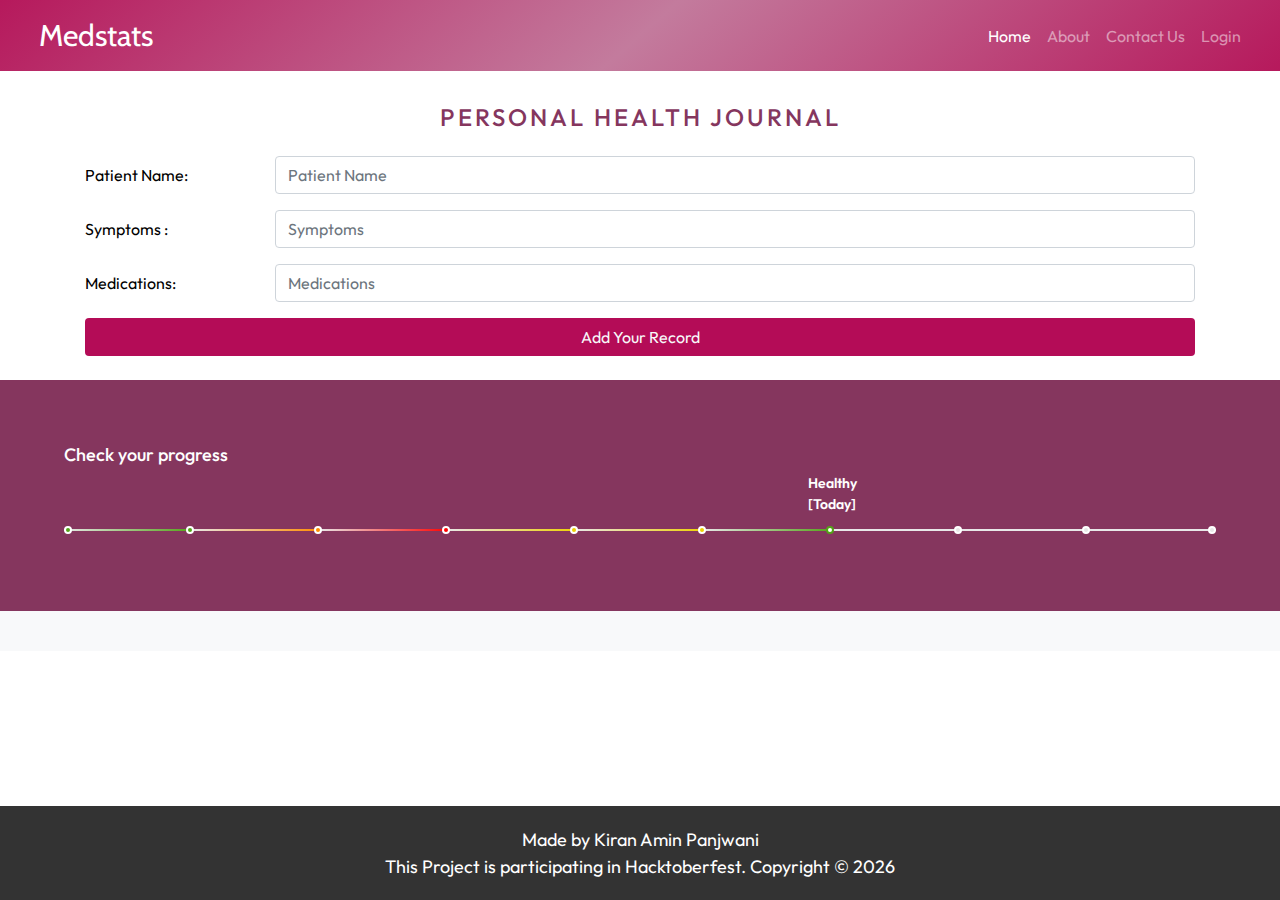
<file: index.html>
<!DOCTYPE html>
<html>
  <head>
    <meta charset="UTF-8" />
    <link rel="Shortcut Icon" type="image/ico" href="images/favicon.svg" />
    <meta http-equiv="X-UA-Compatible" content="IE=edge" />
    <meta name="viewport" content="width=device-width, initial-scale=1.0" />
    <title>MedStats</title>
    <link rel="stylesheet" href="https://stackpath.bootstrapcdn.com/bootstrap/4.3.1/css/bootstrap.min.css" integrity="sha384-ggOyR0iXCbMQv3Xipma34MD+dH/1fQ784/j6cY/iJTQUOhcWr7x9JvoRxT2MZw1T" crossorigin="anonymous" />
    <link rel="stylesheet" href="https://cdnjs.cloudflare.com/ajax/libs/font-awesome/6.4.2/css/all.min.css" integrity="sha512-z3gLpd7yknf1YoNbCzqRKc4qyor8gaKU1qmn+CShxbuBusANI9QpRohGBreCFkKxLhei6S9CQXFEbbKuqLg0DA==" crossorigin="anonymous" referrerpolicy="no-referrer" />
    <link rel="preconnect" href="https://fonts.googleapis.com" />
    <link rel="preconnect" href="https://fonts.gstatic.com" crossorigin />
    <link href="https://fonts.googleapis.com/css2?family=Outfit:wght@300;400;500;600;700&family=Poppins:wght@400;500;600;700&family=Cabin:wght@700&display=swap" rel="stylesheet" />
    <link rel="stylesheet" href="./css/common.css" />
    <link rel="stylesheet" href="./css/index.css" />
  </head>

  <body>
    <!-- NavBar -->
    <nav id="navbar" class="navbar navbar-dark navbar-expand-lg sticky-top">
      <div class="container-fluid">
        <a class="navbar-brand text-white" href="/" style="font-size: 30px">
          <i class="fa fa-stethoscope fs-4"></i>
          <span class="ml-2 fs-3">Medstats</span>
        </a>
        <button class="navbar-toggler" type="button" data-bs-toggle="collapse" data-bs-target="#navbarNav" aria-controls="navbarNav" aria-expanded="false" aria-label="Toggle navigation">
          <span class="navbar-toggler-icon"></span>
        </button>
        <div class="collapse navbar-collapse" id="navbarNav">
          <ul class="navbar-nav ml-auto">
            <li class="nav-item">
              <a class="nav-link active" aria-current="page" href="/">Home</a>
            </li>
            <li class="nav-item">
              <a class="nav-link" href="about-us.html">About</a>
            </li>
            <li class="nav-item">
              <a class="nav-link" href="contact-us.html">Contact Us</a>
            </li>
            <li class="nav-item">
              <a class="nav-link" href="login.html">Login</a>
            </li>
          </ul>
        </div>
      </div>
    </nav>

    <!-- Section for Adding Health Records -->
    <main class="main">
      <div class="container">
        <h2 class="pageTitle">Personal Health Journal</h2>
        <form id="MedicalForm" class="my-4">
          <div class="form-group row">
            <label for="PatientNameInput" class="col-sm-2 col-form-label">Patient Name:</label>
            <div class="col-sm-10 position-relative">
              <input type="text" class="form-control" id="PatientNameInput" placeholder="Patient Name" />
            </div>
          </div>
          <div class="form-group row">
            <label for="SymptomsInput" class="col-sm-2 col-form-label">Symptoms :</label>
            <div class="col-sm-10 position-relative">
              <input type="text" class="form-control" id="SymptomsInput" placeholder="Symptoms" />
            </div>
          </div>
          <div class="form-group row">
            <label for="MedicationsInput" class="col-sm-2 col-form-label">Medications:</label>
            <div class="col-sm-10">
              <input type="text" class="form-control" id="MedicationsInput" placeholder="Medications" />
            </div>
          </div>
          <button type="submit" class="btn text-light btn-large btn-block" style="background-color: #b40c57" id="add-record-btn">Add Your Record</button>
        </form>
      </div>
      <!-- Section for Progress Bar -->

      <section style="background-color: #85365e; padding: 5%; margin-bottom: 0">
        <h2 style="color: white; font-size: large">Check your progress</h2>

        <ol class="progress-bar">
          <li class="is-good" onclick="progressbarPopup(7)">
            <div class="popup">
              <span
                >Excellent<br /><span>July/9/2023</span>
                <span class="popuptext" id="Popup7" style="left: -50%">
                  <div class="navProgressbar">
                    <div class="dateBox">July/9/2023</div>
                    <div class="HealthTag" style="background-color: #b1eb9d">Excellent</div>
                  </div>
                  <hr class="hrPopup" />
                  <p class="pPopup">
                    😷 Symptoms : Notting <br />
                    💊 Medications : Notting
                  </p>
                </span>
              </span>
            </div>
          </li>
          <li class="is-good" onclick="progressbarPopup(6)">
            <div class="popup">
              <span
                >Healthy<br /><span>August/12/2023</span>
                <span class="popuptext" id="Popup6" style="left: -50%">
                  <div class="navProgressbar">
                    <div class="dateBox">August/12/2023</div>
                    <div class="HealthTag" style="background-color: #b1eb9d">Healthy</div>
                  </div>
                  <hr class="hrPopup" />
                  <p class="pPopup">
                    😷 Symptoms : Notting <br />
                    💊 Medications : Notting
                  </p>
                </span>
              </span>
            </div>
          </li>
          <li class="is-fair" onclick="progressbarPopup(5)">
            <div class="popup">
              <span
                >Fair<br /><span>Sep/8/2023</span>
                <span class="popuptext" id="Popup5" style="left: -50%">
                  <div class="navProgressbar">
                    <div class="dateBox">Sep/8/2023</div>
                    <div class="HealthTag" style="background-color: #f7e694">Fair</div>
                  </div>
                  <hr class="hrPopup" />
                  <p class="pPopup">
                    😷 Symptoms : Fever, High blood pressure<br />
                    💊 Medications : Acetaminophen (Tylenol), Lisinopril
                  </p>
                </span>
              </span>
            </div>
          </li>
          <li class="is-poor" onclick="progressbarPopup(4)">
            <div class="popup">
              <span
                >Poor<br /><span>Sep/15/2023</span>
                <span class="popuptext" id="Popup4">
                  <div class="navProgressbar">
                    <div class="dateBox">Sep/15/2023</div>
                    <div class="HealthTag" style="background-color: rgb(249, 49, 89); color: white">Poor</div>
                  </div>
                  <hr class="hrPopup" />
                  <p class="pPopup">
                    😷 Symptoms : Fever Joint, muscle pain<br />
                    💊 Medications : Acetaminophen (Tylenol), <br />Ibuprofen (Advil, Motrin)
                  </p>
                </span>
              </span>
            </div>
          </li>
          <li class="is-improving" onclick="progressbarPopup(3)">
            <div class="popup">
              <span
                >Improving<br /><span>Sep/30/2023</span>
                <span class="popuptext" id="Popup3">
                  <div class="navProgressbar">
                    <div class="dateBox">Sep/30/2023</div>
                    <div class="HealthTag" style="background-color: #fceeaa">Improving</div>
                  </div>
                  <hr class="hrPopup" />
                  <p class="pPopup">
                    😷 Symptoms : Fever <br />
                    💊 Medications : Acetaminophen (Tylenol)
                  </p>
                </span>
              </span>
            </div>
          </li>
          <li class="is-stable" onclick="progressbarPopup(2)">
            <div class="popup">
              <span
                >Stable<br /><span>Oct/3/2023</span>
                <span class="popuptext" id="Popup2">
                  <div class="navProgressbar">
                    <div class="dateBox">Oct/3/2023</div>
                    <div class="HealthTag" style="background-color: #fceeaa">Stable</div>
                  </div>
                  <hr class="hrPopup" />
                  <p class="pPopup">
                    😷 Symptoms : Fever<br />
                    💊 Medications : Acetaminophen (Tylenol)
                  </p>
                </span>
              </span>
            </div>
          </li>

          <li class="is-active" onclick="progressbarPopup(1)">
            <div class="popup">
              <span>Healthy <br /><span>[Today]</span></span
              ><span class="popuptext" id="Popup1">
                <div class="navProgressbar">
                  <div class="dateBox">Today</div>
                  <div class="HealthTag" style="background-color: #b1eb9d">Healthy</div>
                </div>
                <hr class="hrPopup" />
                <p class="pPopup">
                  😷 Symptoms : Notting<br />
                  💊 Medications : Notting
                </p>
              </span>
            </div>
          </li>
          <li><span></span></li>
          <li><span></span></li>
          <li><span></span></li>
        </ol>
      </section>
      <div class="record-container">
        <!-- dont remove this div -->
        <!-- Repeat the above code for each recorded note -->
      </div>
    </main>

    <!-- Confirmation Modal -->

    <div id="confirmationModal" class="modal">
      <div class="modal-content">
        <p>Are you sure you want to delete this record?</p>
        <div class="modalButtons">
          <button id="confirmDelete">Delete</button>
          <button id="cancelDelete">Cancel</button>
        </div>
      </div>
    </div>

    <!-- Message Modal -->
    <div id="messageModal" class="messageModal modal">
      <div class="modal-content">
        <p class="message" id="messageModalText"></p>
        <div class="modalButtons">
          <button id="acknowledgmentBtn">Ok</button>
        </div>
      </div>
    </div>

    <footer>
      <p class="text-center1">
        Made by Kiran Amin Panjwani <br />
        This Project is participating in Hacktoberfest. Copyright ©
        <span id="current-year"></span>
      </p>
    </footer>

    <!-- Scroll to top button start -->
    <button onclick="scrollToTop()" id="backToTopBtn" title="Go to top">
      <i class="fa-solid fa-chevron-up"></i>
    </button>

    <script src="https://cdn.jsdelivr.net/npm/bootstrap@5.3.2/dist/js/bootstrap.bundle.min.js" integrity="sha384-C6RzsynM9kWDrMNeT87bh95OGNyZPhcTNXj1NW7RuBCsyN/o0jlpcV8Qyq46cDfL" crossorigin="anonymous"></script>
    <script src="js/common.js"></script>
    <script src="./js/script.js"></script>
    <script src="./js/progressBar.js"></script>
  </body>
</html>
</file>
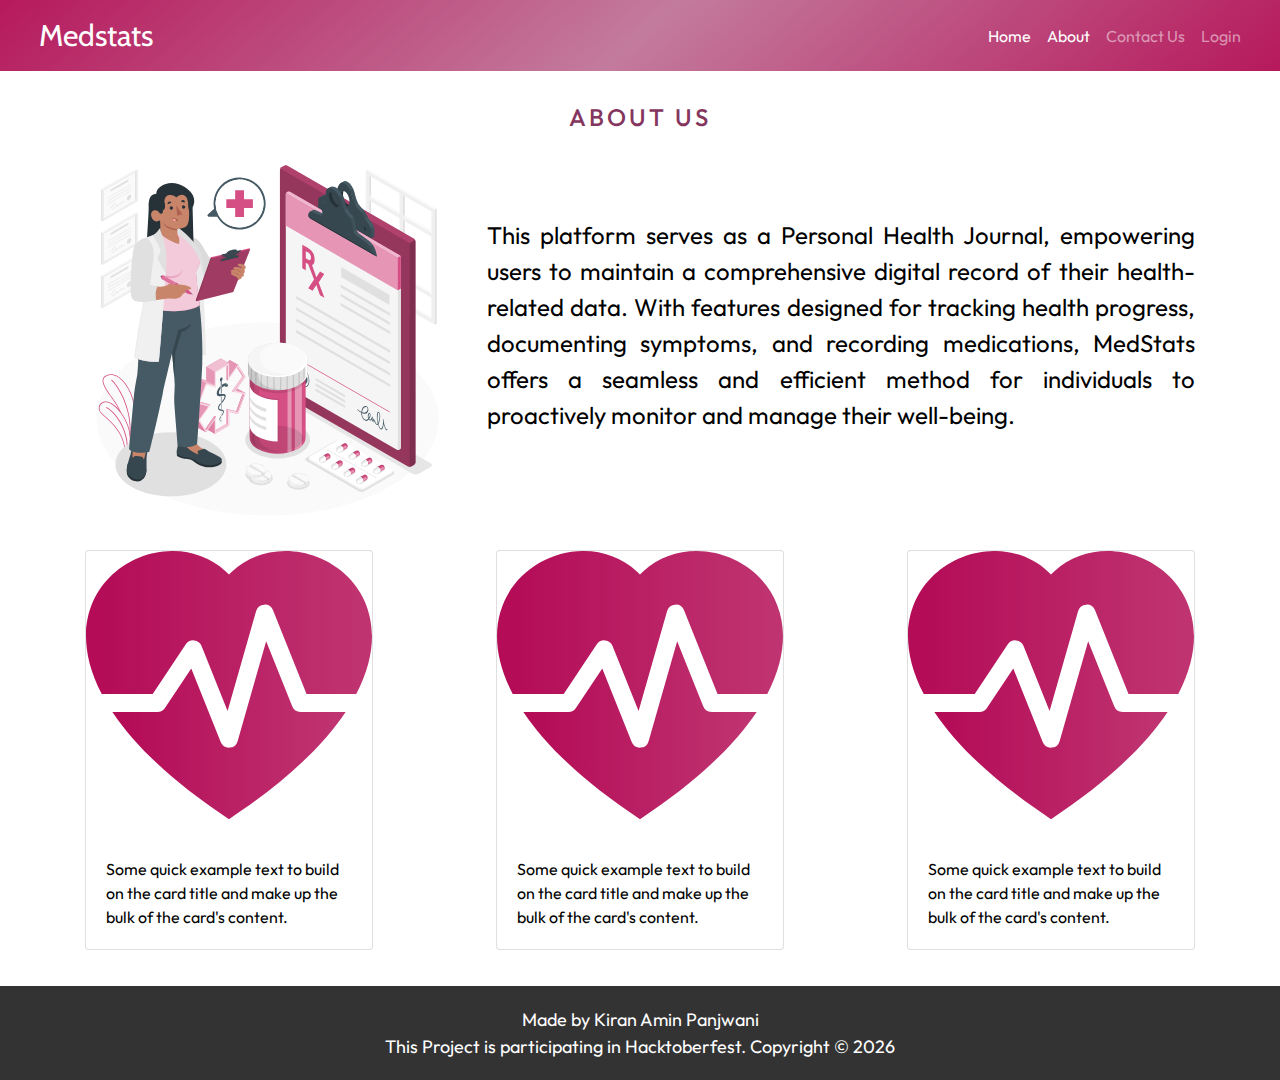
<file: about-us.html>
<!DOCTYPE html>
<html>
  <head>
    <meta charset="UTF-8" />
    <link rel="Shortcut Icon" type="image/ico" href="images/favicon.svg" />
    <meta http-equiv="X-UA-Compatible" content="IE=edge" />
    <meta name="viewport" content="width=device-width, initial-scale=1.0" />
    <title>MedStats</title>
    <link rel="stylesheet" href="https://stackpath.bootstrapcdn.com/bootstrap/4.3.1/css/bootstrap.min.css" integrity="sha384-ggOyR0iXCbMQv3Xipma34MD+dH/1fQ784/j6cY/iJTQUOhcWr7x9JvoRxT2MZw1T" crossorigin="anonymous" />
    <link rel="stylesheet" href="https://cdnjs.cloudflare.com/ajax/libs/font-awesome/6.4.2/css/all.min.css" integrity="sha512-z3gLpd7yknf1YoNbCzqRKc4qyor8gaKU1qmn+CShxbuBusANI9QpRohGBreCFkKxLhei6S9CQXFEbbKuqLg0DA==" crossorigin="anonymous" referrerpolicy="no-referrer" />
    <link rel="preconnect" href="https://fonts.googleapis.com" />
    <link rel="preconnect" href="https://fonts.gstatic.com" crossorigin />
    <link href="https://fonts.googleapis.com/css2?family=Outfit:wght@300;400;500;600;700&family=Poppins:wght@400;500;600;700&family=Cabin:wght@700&display=swap" rel="stylesheet" />
    <link rel="stylesheet" href="./css/common.css" />
    <link rel="stylesheet" href="./css/about-us.css" />
  </head>

  <body>
    <!-- NavBar -->
    <nav id="navbar" class="navbar navbar-dark navbar-expand-lg bg-primary sticky-top">
      <div class="container-fluid">
        <a class="navbar-brand text-white" href="/" style="font-size: 30px">
          <i class="fa fa-stethoscope fs-4"></i>
          <span class="ml-2 fs-3">Medstats</span>
        </a>
        <button class="navbar-toggler" type="button" data-bs-toggle="collapse" data-bs-target="#navbarNav" aria-controls="navbarNav" aria-expanded="false" aria-label="Toggle navigation">
          <span class="navbar-toggler-icon"></span>
        </button>
        <div class="collapse navbar-collapse" id="navbarNav">
          <ul class="navbar-nav ml-auto">
            <li class="nav-item">
              <a class="nav-link active" href="/">Home</a>
            </li>
            <li class="nav-item">
              <a class="nav-link active" aria-current="page" href="about-us.html">About</a>
            </li>
            <li class="nav-item">
              <a class="nav-link" href="contact-us.html">Contact Us</a>
            </li>
            <li class="nav-item">
              <a class="nav-link" href="login.html">Login</a>
            </li>
          </ul>
        </div>
      </div>
    </nav>

    <main class="main">
      <div class="container">
        <h2 class="pageTitle">About Us</h2>
        <div class="about">
          <div class="main-image">
            <img src="./images/Medical prescription-amico.svg" alt="" />
          </div>
          <div class="main-text">
            <p>This platform serves as a Personal Health Journal, empowering users to maintain a comprehensive digital record of their health-related data. With features designed for tracking health progress, documenting symptoms, and recording medications, MedStats offers a seamless and efficient method for individuals to proactively monitor and manage their well-being.</p>
          </div>
        </div>
        <div class="feature">
          <div class="card" style="width: 18rem;">
            <img src="./images/favicon.svg" class="card-img-top" alt="...">
            <div class="card-body">
              <p class="card-text">Some quick example text to build on the card title and make up the bulk of the card's
                content.</p>
            </div>
          </div>
          <div class="card" style="width: 18rem;">
            <img src="./images/favicon.svg" class="card-img-top" alt="...">
            <div class="card-body">
              <p class="card-text">Some quick example text to build on the card title and make up the bulk of the card's
                content.</p>
            </div>
          </div>
          <div class="card" style="width: 18rem;">
            <img src="./images/favicon.svg" class="card-img-top" alt="...">
            <div class="card-body">
              <p class="card-text">Some quick example text to build on the card title and make up the bulk of the card's
                content.</p>
            </div>
          </div>
        </div>
      </div>
    </main>

    <footer>
      <p class="text-center1">
        Made by Kiran Amin Panjwani <br />
        This Project is participating in Hacktoberfest. Copyright ©
        <span id="current-year"></span>
      </p>
    </footer>

    <!-- Scroll to top button start -->
    <button onclick="scrollToTop()" id="backToTopBtn" title="Go to top">
      <i class="fa-solid fa-chevron-up"></i>
    </button>

    <script src="https://cdn.jsdelivr.net/npm/bootstrap@5.3.2/dist/js/bootstrap.bundle.min.js" integrity="sha384-C6RzsynM9kWDrMNeT87bh95OGNyZPhcTNXj1NW7RuBCsyN/o0jlpcV8Qyq46cDfL" crossorigin="anonymous"></script>
    <script src="js/common.js"></script>
  </body>
</html>
</file>
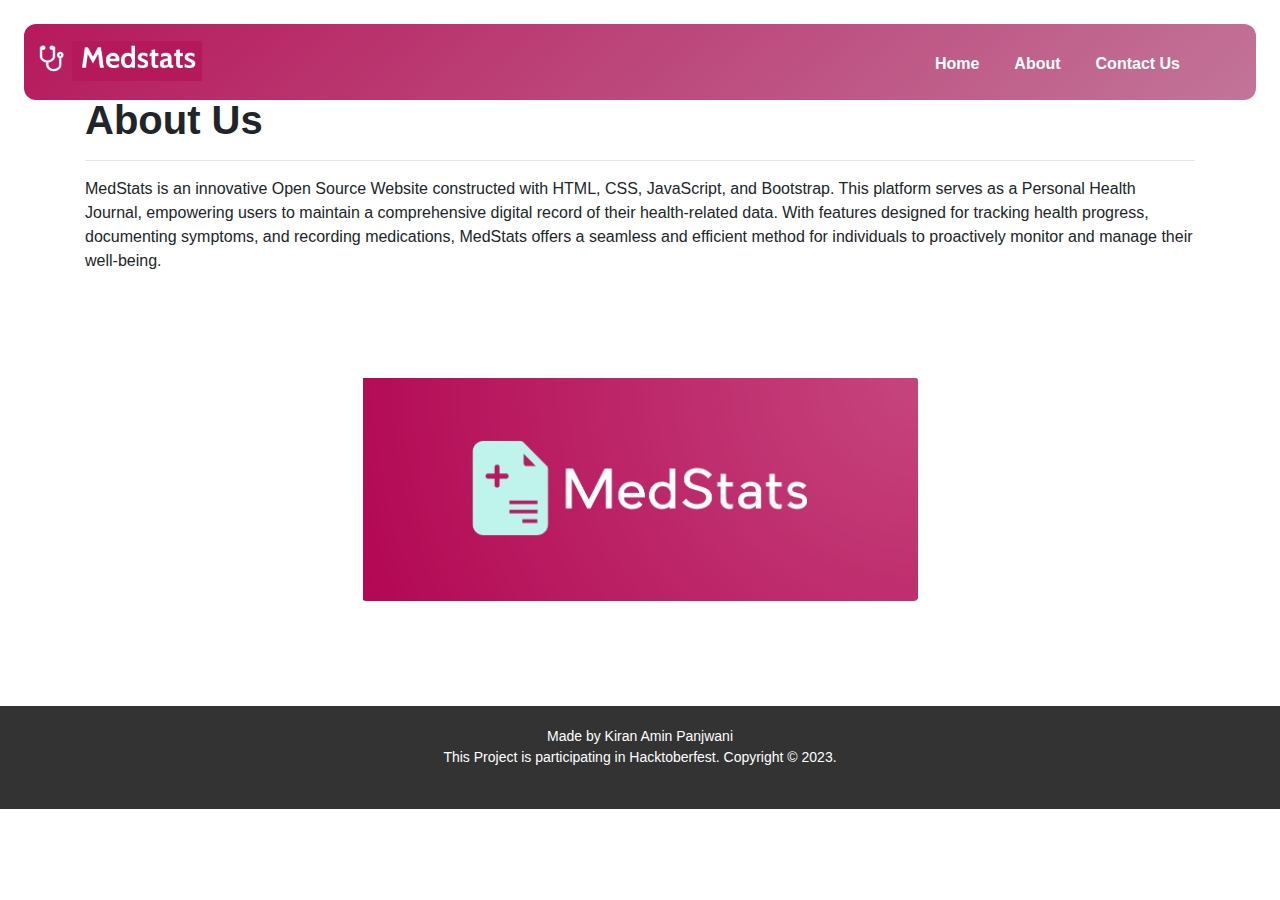
<file: about.html>
<!DOCTYPE html>
<html>


<head>
    <meta charset="UTF-8">
    <link rel="Shortcut Icon" type="image/ico" href="images/favicon.svg">
    <meta http-equiv="X-UA-Compatible" content="IE=edge">
    <meta name="viewport" content="width=device-width, initial-scale=1.0">


    <title>MedStats</title>

    <link rel="stylesheet" href="https://stackpath.bootstrapcdn.com/bootstrap/4.3.1/css/bootstrap.min.css"
        integrity="sha384-ggOyR0iXCbMQv3Xipma34MD+dH/1fQ784/j6cY/iJTQUOhcWr7x9JvoRxT2MZw1T" crossorigin="anonymous">
    <link rel="stylesheet" href="https://cdnjs.cloudflare.com/ajax/libs/font-awesome/4.7.0/css/font-awesome.min.css">

    <link rel="stylesheet" href="./css/style.css"> <!-- Your custom CSS file -->

</head>

<body>

    <!-- NavBar -->
    <nav id="navbar" class="navbar navbar-expand-lg navbar-dark fixed-top">
        <a class="navbar-brand mb-1 nav-heading" href="/index.html" style="font-size: 28px;">
            <i class="fa fa-stethoscope" style="font-size:30px;color:white"></i>
            <img src="./images/logo-color.jpeg" alt="" width="130px">
        </a>
        <ul>
            <li><a style="color: white; cursor: pointer;" href="index.html">Home</a></li>
            <li>About</li>
            <li>Contact Us</li>
        </ul>
    </nav>

    <!-- About us section -->
    <div class="container pt-4 mt-5 my-3">
        <br>
        <h1><b>About Us</b></h1>
        <hr>
        <p>
            MedStats is an innovative Open Source Website constructed with HTML, CSS, JavaScript, and Bootstrap.
            This platform serves as a Personal Health Journal, empowering users to maintain a comprehensive digital
            record of their health-related data. With features designed for tracking health progress, documenting
            symptoms, and recording medications, MedStats offers a seamless and efficient method for individuals to
            proactively monitor and manage their well-being.
        </p>
        <img style="padding: 8% 0 8% 0; display: block;  margin-left: auto;  margin-right: auto; width: 50%;" src="./images/logo.jpg" alt="patient">
    </div>

    
    <footer>
        <p class="text-center">
            Made by Kiran Amin Panjwani <br>
            This Project is participating in Hacktoberfest. Copyright © 2023.</br></br>
        </p>
    </footer>

</body>

</html>
</file>
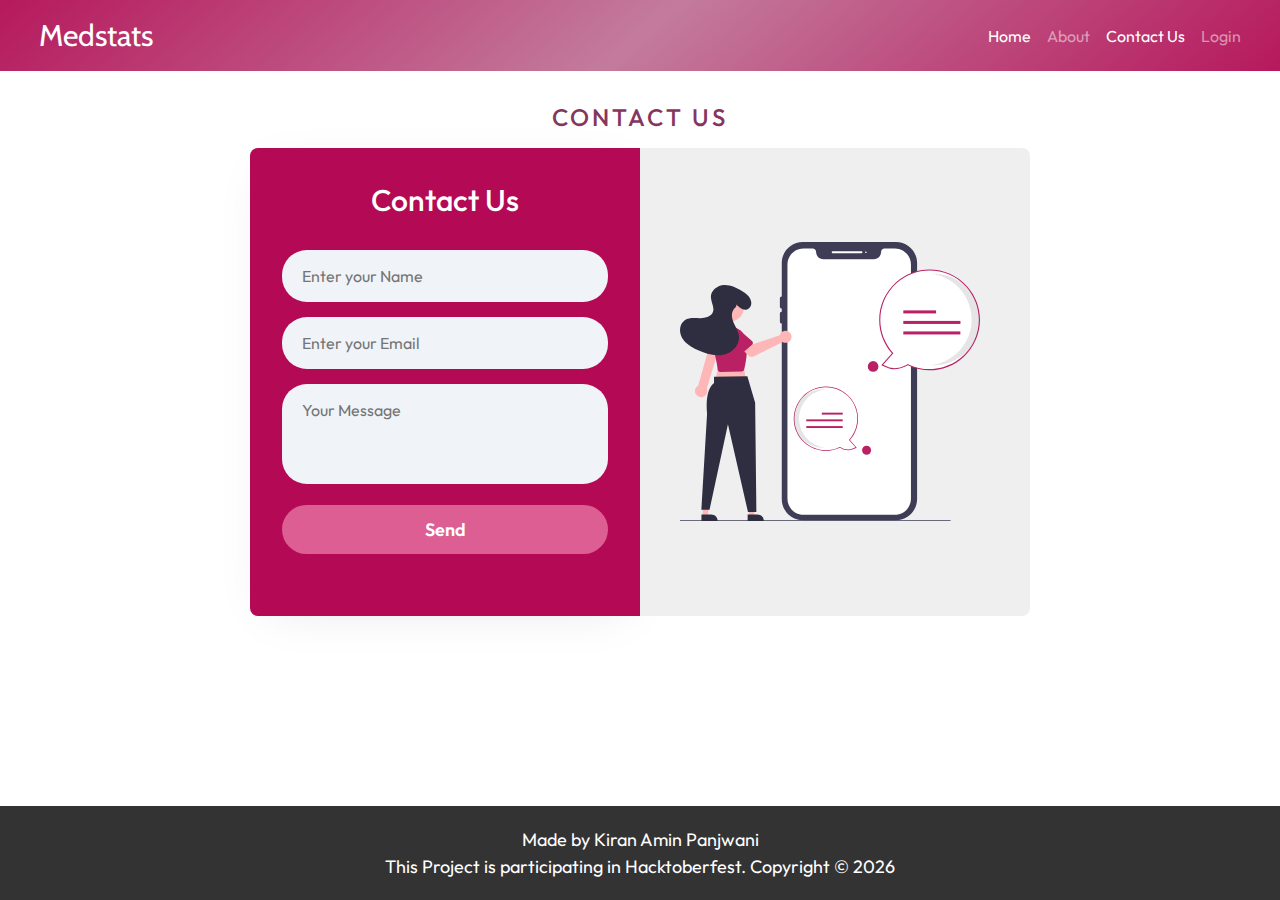
<file: contact-us.html>
<!DOCTYPE html>
<html>
  <head>
    <meta charset="UTF-8" />
    <link rel="Shortcut Icon" type="image/ico" href="images/favicon.svg" />
    <meta http-equiv="X-UA-Compatible" content="IE=edge" />
    <meta name="viewport" content="width=device-width, initial-scale=1.0" />
    <title>MedStats</title>
    <link rel="stylesheet" href="https://stackpath.bootstrapcdn.com/bootstrap/4.3.1/css/bootstrap.min.css" integrity="sha384-ggOyR0iXCbMQv3Xipma34MD+dH/1fQ784/j6cY/iJTQUOhcWr7x9JvoRxT2MZw1T" crossorigin="anonymous" />
    <link rel="stylesheet" href="https://cdnjs.cloudflare.com/ajax/libs/font-awesome/6.4.2/css/all.min.css" integrity="sha512-z3gLpd7yknf1YoNbCzqRKc4qyor8gaKU1qmn+CShxbuBusANI9QpRohGBreCFkKxLhei6S9CQXFEbbKuqLg0DA==" crossorigin="anonymous" referrerpolicy="no-referrer" />
    <link rel="preconnect" href="https://fonts.googleapis.com" />
    <link rel="preconnect" href="https://fonts.gstatic.com" crossorigin />
    <link href="https://fonts.googleapis.com/css2?family=Outfit:wght@300;400;500;600;700&family=Poppins:wght@400;500;600;700&family=Cabin:wght@700&display=swap" rel="stylesheet" />
    <link rel="stylesheet" href="./css/common.css" />
    <link rel="stylesheet" href="./css/contact-us.css" />
  </head>

  <body>
    <!-- NavBar -->
    <nav id="navbar" class="navbar navbar-dark navbar-expand-lg bg-primary sticky-top">
      <div class="container-fluid">
        <a class="navbar-brand text-white" href="/" style="font-size: 30px">
          <i class="fa fa-stethoscope fs-4"></i>
          <span class="ml-2 fs-3">Medstats</span>
        </a>
        <button class="navbar-toggler" type="button" data-bs-toggle="collapse" data-bs-target="#navbarNav" aria-controls="navbarNav" aria-expanded="false" aria-label="Toggle navigation">
          <span class="navbar-toggler-icon"></span>
        </button>
        <div class="collapse navbar-collapse" id="navbarNav">
          <ul class="navbar-nav ml-auto">
            <li class="nav-item">
              <a class="nav-link active" href="/">Home</a>
            </li>
            <li class="nav-item">
              <a class="nav-link" href="about-us.html">About</a>
            </li>
            <li class="nav-item">
              <a class="nav-link active" aria-current="page" href="contact-us.html">Contact Us</a>
            </li>
            <li class="nav-item">
              <a class="nav-link" href="login.html">Login</a>
            </li>
          </ul>
        </div>
      </div>
    </nav>
    <main class="main">
      <div class="container">
        <h2 class="pageTitle">Contact Us</h2>
        <div class="contact-form">
          <div class="content">
            <h2>Contact Us</h2>
            <form action="#" method="post">
              <input type="text" name="name" placeholder="Enter your Name" />
              <input type="email" name="name" placeholder="Enter your Email" />
              <textarea name="message" placeholder="Your Message"></textarea>
              <button type="submit" class="btn">Send<i class="butn"></i></button>
            </form>
          </div>
          <div class="form-img">
            <img src="./images/contactus.svg" alt="contactus" />
          </div>
        </div>
      </div>
    </main>

    <footer>
      <p class="text-center1">
        Made by Kiran Amin Panjwani <br />
        This Project is participating in Hacktoberfest. Copyright ©
        <span id="current-year"></span>
      </p>
    </footer>

    <!-- Scroll to top button start -->
    <button onclick="scrollToTop()" id="backToTopBtn" title="Go to top">
      <i class="fa-solid fa-chevron-up"></i>
    </button>

    <script src="https://cdn.jsdelivr.net/npm/bootstrap@5.3.2/dist/js/bootstrap.bundle.min.js" integrity="sha384-C6RzsynM9kWDrMNeT87bh95OGNyZPhcTNXj1NW7RuBCsyN/o0jlpcV8Qyq46cDfL" crossorigin="anonymous"></script>
    <script src="js/common.js"></script>
  </body>
</html>
</file>
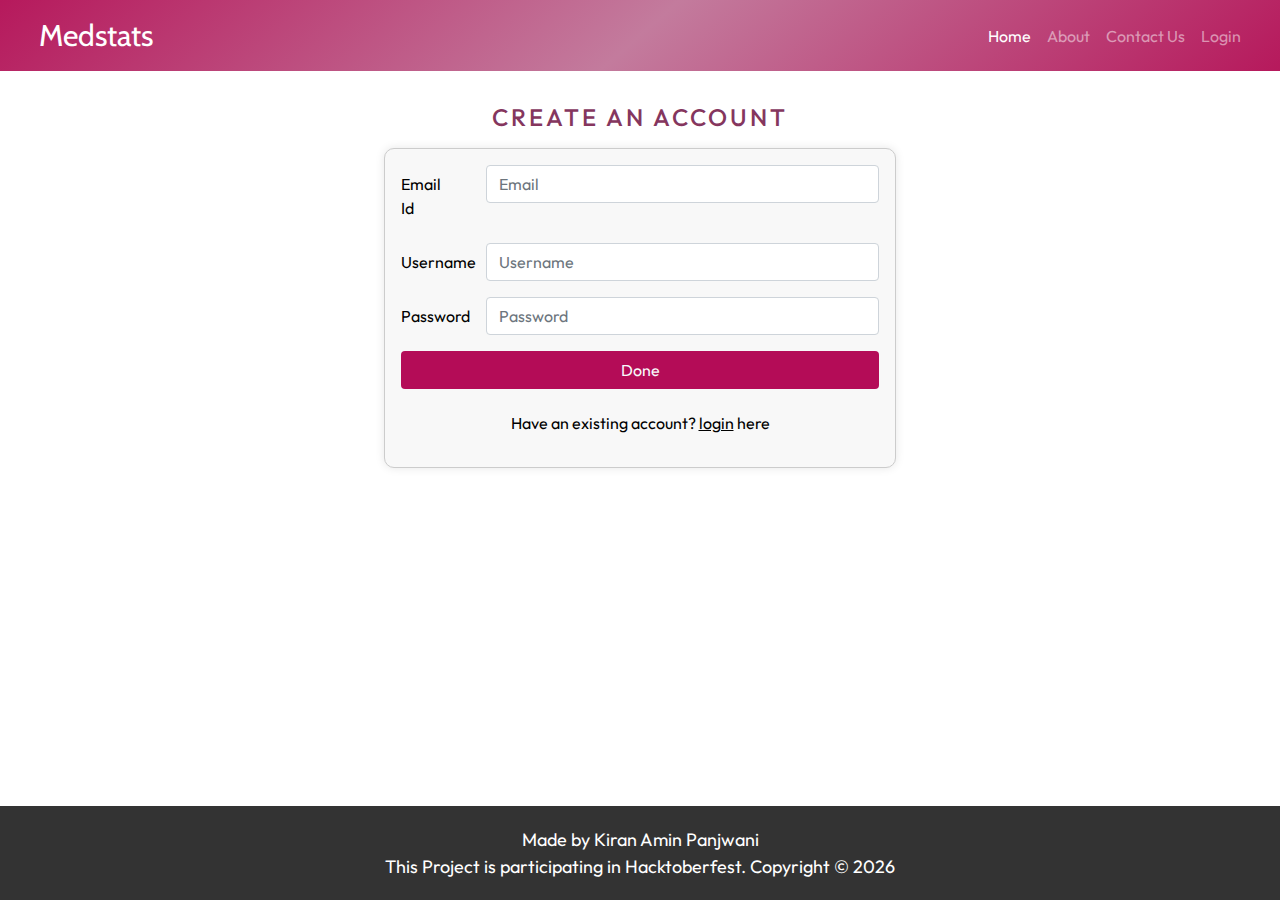
<file: sign-up.html>
<!DOCTYPE html>
<html>
  <head>
    <meta charset="UTF-8" />
    <link rel="Shortcut Icon" type="image/ico" href="images/favicon.svg" />
    <meta http-equiv="X-UA-Compatible" content="IE=edge" />
    <meta name="viewport" content="width=device-width, initial-scale=1.0" />
    <title>MedStats</title>
    <link rel="stylesheet" href="https://stackpath.bootstrapcdn.com/bootstrap/4.3.1/css/bootstrap.min.css" integrity="sha384-ggOyR0iXCbMQv3Xipma34MD+dH/1fQ784/j6cY/iJTQUOhcWr7x9JvoRxT2MZw1T" crossorigin="anonymous" />
    <link rel="stylesheet" href="https://cdnjs.cloudflare.com/ajax/libs/font-awesome/6.4.2/css/all.min.css" integrity="sha512-z3gLpd7yknf1YoNbCzqRKc4qyor8gaKU1qmn+CShxbuBusANI9QpRohGBreCFkKxLhei6S9CQXFEbbKuqLg0DA==" crossorigin="anonymous" referrerpolicy="no-referrer" />
    <link rel="preconnect" href="https://fonts.googleapis.com" />
    <link rel="preconnect" href="https://fonts.gstatic.com" crossorigin />
    <link href="https://fonts.googleapis.com/css2?family=Outfit:wght@300;400;500;600;700&family=Poppins:wght@400;500;600;700&family=Cabin:wght@700&display=swap" rel="stylesheet" />
    <link rel="stylesheet" href="./css/common.css" />
    <link rel="stylesheet" href="./css/authentication.css" />
  </head>

  <body>
    <!-- NavBar -->
    <nav id="navbar" class="navbar navbar-dark navbar-expand-lg bg-primary sticky-top">
      <div class="container-fluid">
        <a class="navbar-brand text-white" href="/" style="font-size: 30px">
          <i class="fa fa-stethoscope fs-4"></i>
          <span class="ml-2 fs-3">Medstats</span>
        </a>
        <button class="navbar-toggler" type="button" data-bs-toggle="collapse" data-bs-target="#navbarNav" aria-controls="navbarNav" aria-expanded="false" aria-label="Toggle navigation">
          <span class="navbar-toggler-icon"></span>
        </button>
        <div class="collapse navbar-collapse" id="navbarNav">
          <ul class="navbar-nav ml-auto">
            <li class="nav-item">
              <a class="nav-link active" href="/">Home</a>
            </li>
            <li class="nav-item">
              <a class="nav-link" href="about-us.html">About</a>
            </li>
            <li class="nav-item">
              <a class="nav-link" href="contact-us.html">Contact Us</a>
            </li>
            <li class="nav-item">
              <a class="nav-link" href="login.html">Login</a>
            </li>
          </ul>
        </div>
      </div>
    </nav>
    <main class="main">
      <div class="container">
        <h2 class="pageTitle">Create an account</h2>
        <div class="form-container">
          <form id="MedicalForm">
            <div class="form-group row">
              <label for="email" class="col-sm-2 col-form-label">Email Id</label>
              <div class="col-sm-10 position-relative">
                <input type="email" class="form-control" id="email" placeholder="Email" />
              </div>
            </div>
            <div class="form-group row">
              <label for="username" class="col-sm-2 col-form-label">Username</label>
              <div class="col-sm-10 position-relative">
                <input type="text" class="form-control" id="username" placeholder="Username" />
              </div>
            </div>

            <div class="form-group row">
              <label for="Password" class="col-sm-2 col-form-label">Password</label>
              <div class="col-sm-10">
                <input type="password" class="form-control" id="password" placeholder="Password" />
              </div>
            </div>

            <a href="index.html">
              <button type="button" class="btn text-light btn-large btn-block" style="background-color: #b40c57" id="add-record-btn">Done</button>
            </a>

            <p>
              Have an existing account?
              <a href="login.html">login</a> here
            </p>
          </form>
        </div>
      </div>
    </main>

    <footer>
      <p class="text-center1">
        Made by Kiran Amin Panjwani <br />
        This Project is participating in Hacktoberfest. Copyright ©
        <span id="current-year"></span>
      </p>
    </footer>

    <!-- Scroll to top button start -->
    <button onclick="scrollToTop()" id="backToTopBtn" title="Go to top">
      <i class="fa-solid fa-chevron-up"></i>
    </button>

    <script src="https://cdn.jsdelivr.net/npm/bootstrap@5.3.2/dist/js/bootstrap.bundle.min.js" integrity="sha384-C6RzsynM9kWDrMNeT87bh95OGNyZPhcTNXj1NW7RuBCsyN/o0jlpcV8Qyq46cDfL" crossorigin="anonymous"></script>
    <script src="js/common.js"></script>
  </body>
</html>
</file>
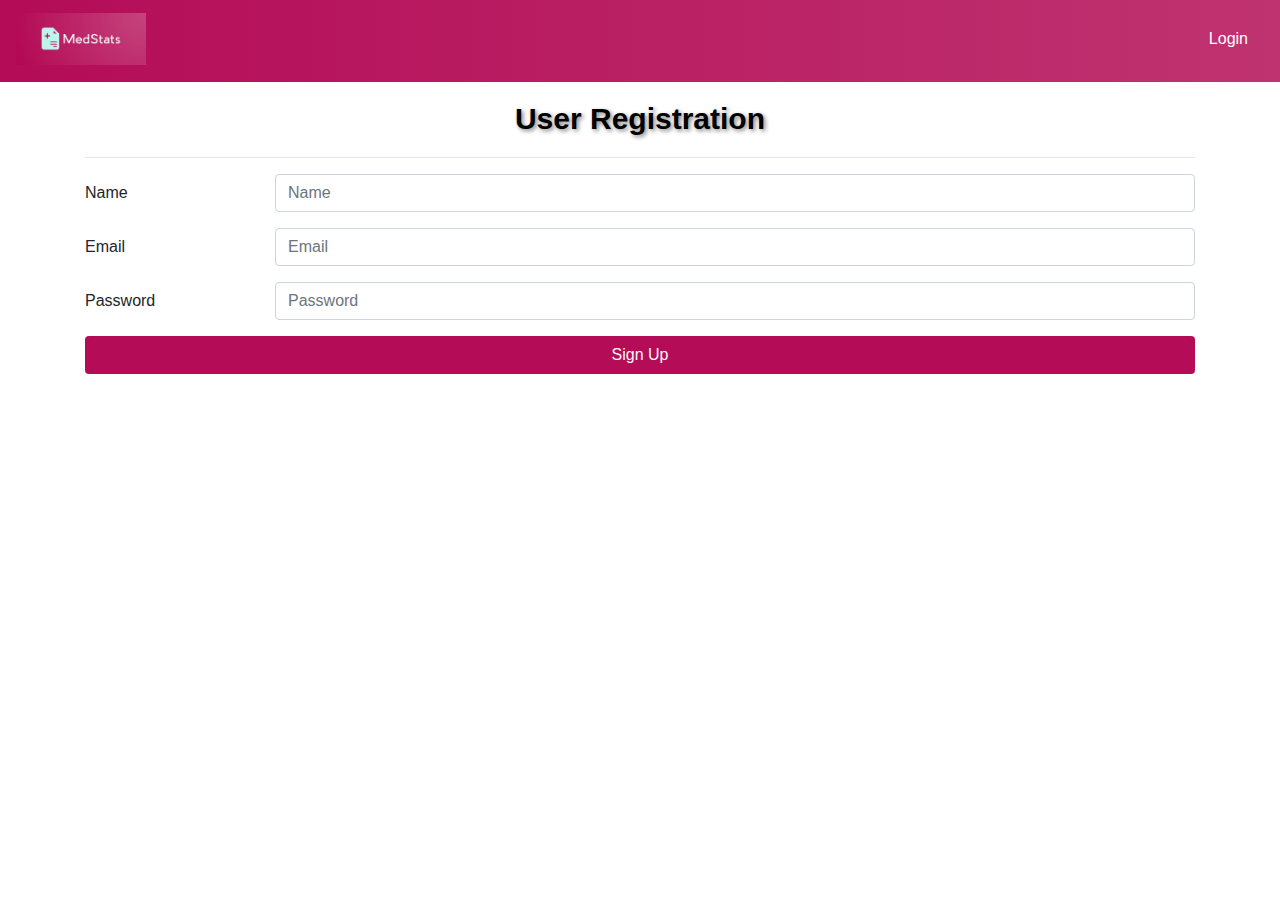
<file: signin.html>
<!DOCTYPE html>
<html lang="en">
    <head>
        <meta charset="UTF-8">
        <link rel="Shortcut Icon" type="image/ico" href="">
        <meta http-equiv="X-UA-Compatible" content="IE=edge">
        <meta name="viewport" content="width=device-width, initial-scale=1.0">
      
        <title>MedStats</title>
      
        <link rel="stylesheet" href="https://stackpath.bootstrapcdn.com/bootstrap/4.3.1/css/bootstrap.min.css"
          integrity="sha384-ggOyR0iXCbMQv3Xipma34MD+dH/1fQ784/j6cY/iJTQUOhcWr7x9JvoRxT2MZw1T" crossorigin="anonymous">
      
        <link rel="stylesheet" href="style.css"> <!-- Your custom CSS file -->
      
        <style>
          /* Custom CSS to style the "Forgot password?" link */
          #forgot-password-link {
            color: #b40c57;
            text-decoration: underline;
            cursor: pointer;
          }
        </style>
      
      </head>
      
      <body>
        <!-- NavBar -->
        <nav id="navbar" class="navbar navbar-expand-lg navbar-dark fixed-top">
          <a class="navbar-brand mb-1 nav-heading" href="/index.html" style="font-size: 28px;">
            <img src="./logo.jpg" alt="" width="130px">
          </a>
          <a class="navbar-brand ml-auto mb-1 nav-heading" href="/login.html" style="font-size: 16px;">
            Login
          </a>
        </nav>

<body>
    <div class="container pt-4 my-5">
        <br>
        <p style="font-size:30px;" class="text-center" id="subHead1"><b>User Registration</b></p>
        <hr>
        <form id="RegistrationForm">
            <div class="form-group row">
                <label for="name" class="col-sm-2 col-form-label">Name</label>
                <div class="col-sm-10">
                    <input type="text" class="form-control" id="name" placeholder="Name">
                </div>
            </div>
            <div class="form-group row">
                <label for="email" class="col-sm-2 col-form-label">Email</label>
                <div class="col-sm-10">
                    <input type="email" class="form-control" id="email" placeholder="Email">
                </div>
            </div>

            <div class="form-group row">
                <label for="password" class="col-sm-2 col-form-label">Password</label>
                <div class="col-sm-10">
                    <input type="password" class="form-control" id="password" placeholder="Password">
                </div>
            </div>

            <button type="submit" class="btn text-light btn-large btn-block mt-3" style="background-color: #b40c57;">
                Sign Up
            </button>
        </form>
    </div>


</body>
</html>
</file>
<file: css/common.css>
/* 
  Note: Use this stylesheet for inheriting below styles in all pages
*/

/* Theme Configuration Variables */
:root {
  --darkMaroon: #b40955;
  --middleShade: #d43678;
  --lightMaroon: #c13270;
  --pink: #ec5c9c;
  --cyan: #caf1ed;
  --voilet: #c37b9d;
  --voiletPink: #ea93bc;
  --darkPurple: #85365e;
  --color-white: #fff;
  --color-black: black;
  --color-gray: #75787b;
  --color-gray-light: #bbb;
  --color-gray-disabled: #e8e8e8;
  --color-green: #53a318;
  --color-red: red;
  --color-orange: darkorange;
  --color-yellow: #edd002;
  --font-size-small: 0.75rem;
  --font-size-default: 0.875rem;
  --color-darkgray-disabled: #292b2c;
  --color-gradient: linear-gradient(138.69deg, #b6195c 0%, #c37b9d 50%, #b6195c 100%);
}

body {
  scrollbar-width: thin;
  scrollbar-color: #b40c57 #bf3370;
  overflow-x: hidden;
  font-family: "Outfit", sans-serif;
  color: var(--color-black);
  display: flex;
  flex-direction: column;
  min-height: 100vh;
}

body::-webkit-scrollbar {
  width: 10px;
}

body::-webkit-scrollbar-thumb {
  background: linear-gradient(-45deg, #ee7752, #e73c7e, #23a6d5, #23d5ab);
  border-radius: 6px;
  opacity: 0.7;
}

body::-webkit-scrollbar-thumb:hover {
  background: linear-gradient(-45deg, #f68a69, #f576a7, #7bd4f5, #70f6d7);
  opacity: 1;
}

#navbar {
  background-image: var(--color-gradient);
}

#navbar .navbar-brand {
  font-family: Cabin;
}

main.main {
  flex: 1;
  padding: 1rem 0;
}

section {
  margin-bottom: 2rem;
}

/* Applied text shadow to beautify the website */
.pageTitle {
  color: var(--darkPurple);
  font-weight: medium;
  font-size: 1.5rem;
  text-align: center;
  text-transform: uppercase;
  letter-spacing: 3px;
  margin: 1rem 0;
}

/* Applied text shadow */
#med {
  color: rgb(0, 0, 0);
  text-shadow: 2px 2px 4px #979494;
  font-size: 18px;
}

#sym {
  color: rgb(0, 0, 0);
  text-shadow: 2px 2px 4px #979494;
  font-size: 18px;
}

#backToTopBtn {
  width: 3.5rem;
  height: 3.5rem;
  justify-content: center;
  align-items: center;
  display: none;
  position: fixed;
  bottom: 20px;
  right: 30px;
  z-index: 99;
  border: none;
  outline: none;
  background-color: #dc3545;
  opacity: 1;
  color: white;
  cursor: pointer;
  padding: 10px;
  border-radius: 100%;
  font-size: 18px;
  -webkit-transition: all 0.3s linear;
  -moz-transition: all 0.3s ease;
  -ms-transition: all 0.3s ease;
  -o-transition: all 0.3s ease;
  transition: all 0.3s ease;
  box-shadow: 0 0 5px 0 #d43678;
  animation: jump 1s ease-in-out infinite alternate;
}

#backToTopBtn i {
  position: relative;
  font-size: 25px;
  -webkit-transition: all 0.3s linear;
  -moz-transition: all 0.3s ease;
  -ms-transition: all 0.3s ease;
  -o-transition: all 0.3s ease;
  transition: all 0.3s ease;
}

#backToTopBtn:hover {
  box-shadow: 0 0 50px #d43678;
}

#backToTopBtn:hover i {
  top: -5px;
}

@keyframes jump {
  0% {
    bottom: 20px;
  }

  100% {
    bottom: 30px;
  }
}

.text-center1 {
  font-size: 18px;
  text-align: center;
  align-items: flex-end;
  justify-content: center;
}

.modal {
  display: flex;
  display: none;
  background-color: rgba(0, 0, 0, 0.4);
  position: fixed;
  top: 0;
  left: 0;
  width: 100%;
  height: 100%;
  z-index: 9999;
  justify-content: center;
  align-items: center;
  flex-direction: column;
}

.modal > div {
  background-color: white;
  border-radius: 10px;
  padding: 20px;
  box-shadow: 0px 0px 10px rgba(0, 0, 0, 0.25);
  position: relative;
  top: -50px;
  z-index: 10000;
  max-width: 500px;
  max-height: 80%;
  overflow: auto;
}

@media screen and (max-width: 700px) {
  .modal > div {
    max-width: 90vw;
  }
}

.modalButtons {
  display: flex;
  justify-content: end;
}

.modalButtons button {
  margin-left: 10px;
  background-color: #b40c57;
  border: none;
  color: white;
  padding: 10px 20px;
  text-align: center;
  text-decoration: none;
  display: inline-block;
  font-size: 16px;
  border-radius: 5px;
}

footer {
  background-color: #333;
  color: #fff;
  padding: 20px 0;
  text-align: center;
  font-size: 14px;
}

footer a {
  color: #b40c57;
  text-decoration: none;
  transition: color 0.3s;
}

footer a:hover {
  color: #fff;
}

footer p {
  margin: 0;
  line-height: 1.5;
}
</file>
<file: css/index.css>
#add-record-btn {
  /* border: 2px solid grey; */
  transition: transform 0.5s ease;
}

/* Hovering effetc on buttons */
#add-record-btn:hover {
  background-color: black;
  color: black;
  transform: scale(1.025);
}

.progress-bar {
  display: flex !important;
  flex-direction: row !important;
  justify-content: space-between !important;
  list-style: none;
  padding: 0 !important;
  margin: 0 0 1rem 0 !important;
  background-color: transparent;
}

.progress-bar li {
  flex: 2;
  position: relative;
  padding: 0 0 14px 0;
  font-size: var(--font-size-default);
  line-height: 1.5;
  color: white;
  font-weight: 600;
  white-space: nowrap;
  overflow: visible;
  min-width: 0;
  text-align: center;
  border-bottom: 2px solid var(--color-gray-disabled);
  cursor: pointer;
}

.progress-bar li:first-child,
.progress-bar li:last-child {
  flex: 1;
}

.progress-bar li:last-child {
  text-align: right;
}

.progress-bar li:before {
  content: "";
  display: block;
  width: 8px;
  height: 8px;
  background-color: var(--color-gray-disabled);
  border-radius: 50%;
  border: 2px solid var(--color-white);
  position: absolute;
  left: calc(50% - 6px);
  bottom: -5px;
  z-index: 3;
  transition: all 0.2s ease-in-out;
}

.progress-bar li:first-child:before {
  left: 0;
}

.progress-bar li:last-child:before {
  right: 0;
  left: auto;
}

.progress-bar span {
  transition: opacity 0.3s ease-in-out;
}

.progress-bar li:not(.is-active) span {
  opacity: 0;
}

.progress-bar .is-good:not(:first-child):after,
.progress-bar .is-active:not(:first-child):after {
  content: "";
  display: block;
  width: 100%;
  position: absolute;
  bottom: -2px;
  left: -50%;
  z-index: 2;
  border-bottom: 2px solid transparent;
  border-image: linear-gradient(0.25turn, transparent, var(--color-green));
  border-image-slice: 1;
}

.progress-bar .is-poor:not(:first-child):after {
  content: "";
  display: block;
  width: 100%;
  position: absolute;
  bottom: -2px;
  left: -50%;
  z-index: 2;
  border-bottom: 2px solid transparent;
  border-image: linear-gradient(0.25turn, transparent, var(--color-red));
  border-image-slice: 1;
}

.progress-bar .is-stable:not(:first-child):after,
.progress-bar .is-improving:not(:first-child):after {
  content: "";
  display: block;
  width: 100%;
  position: absolute;
  bottom: -2px;
  left: -50%;
  z-index: 2;
  border-bottom: 2px solid transparent;
  border-image: linear-gradient(0.25turn, transparent, var(--color-yellow));
  border-image-slice: 1;
}

.progress-bar .is-fair:not(:first-child):after {
  content: "";
  display: block;
  width: 100%;
  position: absolute;
  bottom: -2px;
  left: -50%;
  z-index: 2;
  border-bottom: 2px solid transparent;
  border-image: linear-gradient(0.25turn, transparent, var(--color-orange));
  border-image-slice: 1;
}

.progress-bar .is-fair:before {
  background-color: var(--color-orange);
}

.progress-bar .is-poor:before {
  background-color: var(--color-red);
}

.progress-bar li:last-child span {
  width: 200%;
  display: inline-block;
  position: absolute;
  left: -100%;
}

.progress-bar .is-good:last-child:after,
.progress-bar .is-active:last-child:after {
  width: 200%;
  left: -100%;
}

.progress-bar .is-good:before {
  background-color: var(--color-green);
}

.progress-bar .is-improving:before,
.progress-bar .is-stable:before {
  background-color: var(--color-yellow);
}

.progress-bar .is-active:before {
  background-color: var(--color-white);
  border-color: var(--color-green);
}

.is-good:hover:before {
  background-color: var(--color-white);
  border-color: var(--color-green);
}

.is-fair:hover:before {
  background-color: var(--color-white);
  border-color: var(--color-orange);
}

.is-poor:hover:before {
  background-color: var(--color-white);
  border-color: var(--color-red);
}

.is-improving:hover:before,
.is-stable:hover:before {
  background-color: var(--color-white);
  border-color: var(--color-yellow);
}

.progress-bar li:hover:before,
.progress-bar .is-hovered:before {
  transform: scale(1.33);
}

.progress-bar li:hover span,
.progress-bar li.is-hovered span {
  opacity: 1;
}

.progress-bar:hover li:not(:hover) span {
  opacity: 0;
}

.x-ray .progress-bar,
.x-ray .progress-bar li {
  border: 1px dashed red;
}

.progress-bar .has-changes {
  opacity: 1 !important;
}

.progress-bar .has-changes:before {
  content: "";
  display: block;
  width: 8px;
  height: 8px;
  position: absolute;
  left: calc(50% - 4px);
  bottom: -20px;
}

/* Record styles */
.record-container {
  display: flex;
  flex-wrap: wrap;
  justify-content: space-around;
  padding: 20px;
  background-color: #f8f9fa;
}

.record {
  display: flex;
  flex-direction: column;
  width: 30%;
  min-width: 20rem;
  margin-bottom: 20px;
  background-color: #fff;
  border-radius: 5px;
  box-shadow: 0 2px 4px rgba(0, 0, 0, 0.1);
  transition: transform 0.5s ease;
  position: relative;
}

.icons {
  display: flex;

  gap: 0.5rem;
}

.savebtn {
  background-color: #b40c57;
}

button img {
  width: 25px;
  height: 25px;
}

.record:hover {
  transform: scale(1.05);
}

.record-header {
  display: flex;
  justify-content: space-between;
  align-items: center;
  padding: 20px;
  border-bottom: 1px solid #dee2e6;
}

.record-date {
  margin: 0;
  font-size: 1rem;
  font-weight: 600;
  color: #6c757d;
}

.record-body {
  padding: 20px;
}

.record-section-title {
  margin-top: 0;
  margin-bottom: 10px;
  font-size: 1.25rem;
  font-weight: 600;
  color: #343a40;
}
.record-section-title span {
  margin-left: 5px;
}

.record-list {
  margin-top: 0;
  margin-bottom: 20px;
  padding-left: 20px;
  list-style: disc;
}

.record-footer {
  padding: 20px;
  border-top: 1px solid #dee2e6;
}

.record-status {
  margin: 0;
  font-size: 1rem;
  font-weight: 600;
  color: var(--color-green);
}

@media screen and (max-width: 700px) {
  .record-container {
    gap: 1.5rem;
  }

  .record {
    width: 80%;
    margin: auto;
  }
}

.form-container {
  max-width: 500px; /* Adjust the maximum width to your preference */
  margin: 0 auto; /* Center the container horizontally */
  height: 220px;
  padding: 30px;
  border: 1px solid #ccc;
  border-radius: 10px;
  background-color: #f8f8f8;
  box-shadow: 0 0 10px rgba(0, 0, 0, 0.1);
  margin-top: 50px;
}

a button {
  text-decoration: none;
}
/* ----------------------------------------start popup in progress bar  */
/* Popup container */
.popup {
  position: relative;
  display: inline-block;
  cursor: pointer;
}

/* The actual popup (appears on top) */
.popup .popuptext {
  display: flex;
  flex-direction: column;
  justify-content: flex-start;
  visibility: hidden;
  background-color: #fff0f5;
  box-shadow: 0 5px 10px rgba(0, 0, 0, 0.15);
  padding: 1rem;
  border-radius: 8px;
  position: absolute;
  height: 200px;
  width: 400px;
  bottom: calc(100% + 1rem);
  right: -50%;
  transform-origin: 100% 100%;
  color: #424343;
  border-bottom: 30px solid #fba1b7;
}

/* Toggle this class when clicking on the popup container (hide and show the popup) */
.popup .show {
  visibility: visible;
  -webkit-animation: fadeIn 0.1s;
  animation: fadeIn 0.1s;
}

/* Add animation (fade in the popup) */
@-webkit-keyframes fadeIn {
  from {
    opacity: 0;
  }
  to {
    opacity: 1;
  }
}

@keyframes fadeIn {
  from {
    opacity: 0;
  }
  to {
    opacity: 1;
  }
}

.dateBox {
  padding: 5px 10px;
  border-radius: 50px;
  border: 0;
  background-color: white;
  box-shadow: rgb(0 0 0 / 5%) 0 0 8px;
  letter-spacing: 1.5px;
  font-size: 15px;
  width: min-content;
  margin-bottom: 10px;
  margin-left: 5px;
}

.HealthTag {
  padding: 5px 10px;
  border-radius: 50px;
  border: 0;

  box-shadow: rgb(0 0 0 / 5%) 0 0 8px;
  font-size: 15px;
  width: min-content;
  margin-bottom: 10px;
  margin-left: 5px;
}

.hrPopup {
  border-radius: 25px;
  border: none;
  width: 100%;
  margin: 0;
  border-top: 3px solid #ffdbaa;
  border-bottom: 4px solid #ffdbaa;
}

.pPopup {
  margin-top: 10px;
  text-align: left;
}

.navProgressbar {
  display: flex;
}
</file>
<file: css/about-us.css>
.about {
    display: flex;
    justify-content: center;
    align-items: center;
    flex-direction: column;
    gap: 2rem;
}

.main-image{
    width: 100%;
    height: auto;
    max-width: 370px;
}

.main-text{
    text-align: justify;
    flex: 1;
    font-size: 1.2rem;
}

.feature {
    display: flex;
    justify-content: space-between;
    margin-top: 2rem;
    padding-bottom: 20px;
}

@media screen and (min-width: 1024px) {
    .about {
        flex-direction: row;
    }

    .main-text {
        font-size: 1.5rem;
    }
}
</file>
<file: css/style.css>
:root {
  --darkMaroon: #b40955;
  --middleShade: #d43678;
  --lightMaroon: #c13270;
  --pink: #ec5c9c;
  --cyan: #caf1ed;
  --voilet: #c37b9d;
  --voiletPink: #ea93bc;
  --darkPurple: #85365e;
  --color-white: #fff;
  --color-black: black;
  --color-gray: #75787b;
  --color-gray-light: #bbb;
  --color-gray-disabled: #e8e8e8;
  --color-green: #53a318;
  --color-red: red;
  --color-orange: darkorange;
  --color-yellow: #edd002;
  --font-size-small: 0.75rem;
  --font-size-default: 0.875rem;
  --color-darkgray-disabled: #292b2c;
  --color-gradient: linear-gradient(138.69deg, #b6195c 0%, #c37b9d 107.33%);
}

* {
  box-sizing: border-box;
  font-family: 'Outfit', sans-serif;
}

#navbar {
  background-image: var(--color-gradient);
  display: flex;
  justify-content: space-between;
  margin: 24px;
  border-radius: 12px;
}

#navbar a {
  /* margin-left: 5%; */
  text-decoration: none;
  color: inherit;
}

#navbar ul {
  width: auto;
  list-style-type: none;
  color: white;
  display: flex;
  gap: 35px;
  flex-wrap: wrap;
  padding-top: 20px;
  margin-right: 5%;

}

#navbar ul li {
  cursor: pointer;
/* ========= update (youtanimstar) start ========= */
  
font-weight: 400;
position: relative;
font-weight: 700;
color: var(--color-white);
}

#navbar ul li::before{
content: '';
height: 3px;
width: 0%;
background-color: var(--color-white);
position: absolute;
bottom: -5px;
left: 50%;
border-radius: 50px;
transition: all 0.2s ease;

}
#navbar ul li:hover::before{
left: -10%;
width: 120%;

}
/* ========= update (youtanimstar) end ========= */


body {
  color: var(--color-black);
}

input {
  border-color: var(--cyan); 
}

h2 {
  color: var(--color-gray);
  font-size: var(--font-size-small);
  line-height: 1.5;
  font-weight: 400;
  text-transform: uppercase;
  letter-spacing: 3px;
}

section {
  margin-bottom: 2rem;
}

/* Applied text shadow to beautify the website */
#subHead1 {
  color: var(--darkPurple);
  font: bold;
  font-size: 30px;
}

/* Applied text shadow */
#med {
  color: rgb(0, 0, 0);
  text-shadow: 2px 2px 4px #979494;
  font-size: 18px;
}

#sym {
  color: rgb(0, 0, 0);
  text-shadow: 2px 2px 4px #979494;
  font-size: 18px;
}

#add-record-btn {
  /* border: 2px solid grey; */
  transition: transform 0.5s ease;
}

/* Hovering effetc on buttons */
#add-record-btn:hover {
  background-color: black;
  color: black;
  transform: scale(1.025);
}

.progress-bar {
  display: flex !important;
  flex-direction: row !important;
  justify-content: space-between !important;
  list-style: none;
  padding: 0 !important;
  margin: 0 0 1rem 0 !important;
  background-color: transparent;
}

.progress-bar li {
  flex: 2;
  position: relative;
  padding: 0 0 14px 0;
  font-size: var(--font-size-default);
  line-height: 1.5;
  color: white;
  font-weight: 600;
  white-space: nowrap;
  overflow: visible;
  min-width: 0;
  text-align: center;
  border-bottom: 2px solid var(--color-gray-disabled);
  cursor: pointer;
}

.progress-bar li:first-child,
.progress-bar li:last-child {
  flex: 1;
}

.progress-bar li:last-child {
  text-align: right;
}

.progress-bar li:before {
  content: "";
  display: block;
  width: 8px;
  height: 8px;
  background-color: var(--color-gray-disabled);
  border-radius: 50%;
  border: 2px solid var(--color-white);
  position: absolute;
  left: calc(50% - 6px);
  bottom: -5px;
  z-index: 3;
  transition: all 0.2s ease-in-out;
}

.progress-bar li:first-child:before {
  left: 0;
}

.progress-bar li:last-child:before {
  right: 0;
  left: auto;
}

.progress-bar span {
  transition: opacity 0.3s ease-in-out;
}

.progress-bar li:not(.is-active) span {
  opacity: 0;
}

.progress-bar .is-good:not(:first-child):after,
.progress-bar .is-active:not(:first-child):after {
  content: "";
  display: block;
  width: 100%;
  position: absolute;
  bottom: -2px;
  left: -50%;
  z-index: 2;
  border-bottom: 2px solid transparent;
  border-image: linear-gradient(0.25turn, transparent, var(--color-green));
  border-image-slice: 1;
}

.progress-bar .is-poor:not(:first-child):after {
  content: "";
  display: block;
  width: 100%;
  position: absolute;
  bottom: -2px;
  left: -50%;
  z-index: 2;
  border-bottom: 2px solid transparent;
  border-image: linear-gradient(0.25turn, transparent, var(--color-red));
  border-image-slice: 1;
}

.progress-bar .is-stable:not(:first-child):after,
.progress-bar .is-improving:not(:first-child):after {
  content: "";
  display: block;
  width: 100%;
  position: absolute;
  bottom: -2px;
  left: -50%;
  z-index: 2;
  border-bottom: 2px solid transparent;
  border-image: linear-gradient(0.25turn, transparent, var(--color-yellow));
  border-image-slice: 1;
}

.progress-bar .is-fair:not(:first-child):after {
  content: "";
  display: block;
  width: 100%;
  position: absolute;
  bottom: -2px;
  left: -50%;
  z-index: 2;
  border-bottom: 2px solid transparent;
  border-image: linear-gradient(0.25turn, transparent, var(--color-orange));
  border-image-slice: 1;
}

.progress-bar .is-fair:before {
  background-color: var(--color-orange);
}

.progress-bar .is-poor:before {
  background-color: var(--color-red);
}

.progress-bar li:last-child span {
  width: 200%;
  display: inline-block;
  position: absolute;
  left: -100%;
}

.progress-bar .is-good:last-child:after,
.progress-bar .is-active:last-child:after {
  width: 200%;
  left: -100%;
}

.progress-bar .is-good:before {
  background-color: var(--color-green);
}

.progress-bar .is-improving:before,
.progress-bar .is-stable:before {
  background-color: var(--color-yellow);
}

.progress-bar .is-active:before {
  background-color: var(--color-white);
  border-color: var(--color-green);
}


.is-good:hover:before {
  background-color: var(--color-white);
  border-color: var(--color-green);
}



.is-fair:hover:before {
  background-color: var(--color-white);
  border-color: var(--color-orange);
}

.is-poor:hover:before {
  background-color: var(--color-white);
  border-color: var(--color-red);
}

.is-improving:hover:before,
.is-stable:hover:before {
  background-color: var(--color-white);
  border-color: var(--color-yellow);
}

.progress-bar li:hover:before,
.progress-bar .is-hovered:before {
  transform: scale(1.33);
}

.progress-bar li:hover span,
.progress-bar li.is-hovered span {
  opacity: 1;
}

.progress-bar:hover li:not(:hover) span {
  opacity: 0;
}

.x-ray .progress-bar,
.x-ray .progress-bar li {
  border: 1px dashed red;
}

.progress-bar .has-changes {
  opacity: 1 !important;
}

.progress-bar .has-changes:before {
  content: "";
  display: block;
  width: 8px;
  height: 8px;
  position: absolute;
  left: calc(50% - 4px);
  bottom: -20px;
}

/* --------------- */

/* Global styles */
body {
  margin: 0;
  font-family: "Open Sans", sans-serif;
  color: #212529;
}

/* Record styles */
.record-container {
  display: flex;
  flex-wrap: wrap;
  justify-content: space-around;
  padding: 20px;
  background-color: #f8f9fa;
}

.record {
  display: flex;
  flex-direction: column;
  width: 30%;
  min-width: 20rem;
  margin-bottom: 20px;
  background-color: #fff;
  border-radius: 5px;
  box-shadow: 0 2px 4px rgba(0, 0, 0, 0.1);
  transition: transform 0.5s ease;
  position: relative;
}

.icons {
  display: flex;

  gap: 0.5rem;
}


.savebtn{
  background-color: #b40c57;
}

button img {
  width: 25px;
  height: 25px;
}

.record:hover {
  transform: scale(1.05);
}

.record-header {
  display: flex;
  justify-content: space-between;
  align-items: center;
  padding: 20px;
  border-bottom: 1px solid #dee2e6;
}

.text-center1 {
  display: flex;
  font-size: 18px;
  font: medium;
  text-align: center;
  align-items: flex-end;
  justify-content: center;
}

.record-date {
  margin: 0;
  font-size: 1rem;
  font-weight: 600;
  color: #6c757d;
}

.record-body {
  padding: 20px;
}

.record-section-title {
  margin-top: 0;
  margin-bottom: 10px;
  font-size: 1.25rem;
  font-weight: 600;
  color: #343a40;
}
.record-section-title span{
  margin-left: 5px;
}

.record-list {
  margin-top: 0;
  margin-bottom: 20px;
  padding-left: 20px;
  list-style: disc;
}

.record-footer {
  padding: 20px;
  border-top: 1px solid #dee2e6;
}

.record-status {
  margin: 0;
  font-size: 1rem;
  font-weight: 600;
  color: var(--color-green);
}


/* Footer styles */
footer {
  background-color: #333;
  /* Background color */
  color: #fff;
  /* Text color */
  padding: 20px 0;
  /* Padding for top and bottom */
  text-align: center;
  /* Center-align text */
  font-size: 14px;
  /* Font size */
}

footer a {
  color: #b40c57;
  /* Link color */
  text-decoration: none;
  /* Remove underline */
  transition: color 0.3s;
  /* Smooth color transition on hover */
}

footer a:hover {
  color: #fff;
  /* Change link color on hover */
}

/* Center the text vertically */
footer p {
  margin: 0;
  line-height: 1.5;
}

@media screen and (max-width: 700px) {
  .record-container {
    gap: 1.5rem;
  }

  .record {
    width: 80%;
    margin: auto;
  }

}

.form-container {
  max-width: 500px; /* Adjust the maximum width to your preference */
  margin: 0 auto; /* Center the container horizontally */
  height: 220px;
  padding: 30px;
  border: 1px solid #ccc;
  border-radius: 10px;
  background-color: #f8f8f8;
  box-shadow: 0 0 10px rgba(0, 0, 0, 0.1);
  margin-top: 50px;
}

a button{
  text-decoration: none;


}
/* ----------------------------------------start popup in progress bar  */
/* Popup container */
.popup {
  position: relative;
  display: inline-block;
  cursor: pointer;
}

/* The actual popup (appears on top) */
.popup .popuptext {
  display: flex;
  flex-direction: column;
  justify-content: flex-start;
  visibility: hidden;
  background-color: #FFF0F5;
  box-shadow: 0 5px 10px rgba(0, 0, 0, 0.15);
  padding: 1rem;
  border-radius: 8px;
  position: absolute;
  height: 200px;
  width: 400px;
  bottom: calc(100% + 1rem);
  right: -50%;
  transform-origin: 100% 100%;
  color: #424343;
  border-bottom: 30px solid #FBA1B7;
}

/* Toggle this class when clicking on the popup container (hide and show the popup) */
.popup .show {
  visibility: visible;
  -webkit-animation: fadeIn 0.1s;
  animation: fadeIn 0.1s
}

/* Add animation (fade in the popup) */
@-webkit-keyframes fadeIn {
  from {opacity: 0;}
  to {opacity: 1;}
}

@keyframes fadeIn {
  from {opacity: 0;}
  to {opacity:1 ;}
}

.dateBox {
  
  padding: 5px 10px;
  border-radius: 50px;
  border: 0;
  background-color: white;
  box-shadow: rgb(0 0 0 / 5%) 0 0 8px;
  letter-spacing: 1.5px;
  font-size: 15px;
  width: min-content;
  margin-bottom: 10px;
  margin-left: 5px;
  
 }
 .HealthTag {
  padding: 5px 10px;
  border-radius: 50px;
  border: 0;
  
  box-shadow: rgb(0 0 0 / 5%) 0 0 8px;
  font-size: 15px;
  width: min-content;
  margin-bottom: 10px;
  margin-left: 5px;
  
 }

 .hrPopup { 
  
  border-radius: 25px;
  border: none;
  width: 100%;
  margin: 0;
  border-top: 3px solid #FFDBAA;
  border-bottom: 4px solid #FFDBAA;
} 

.pPopup{
  margin-top: 10px;
  text-align: left;
}

.navProgressbar{
  display: flex;
  
}

.modal{
  display: flex;
  display: none;
  background-color: rgba(0, 0, 0, 0.4);
  position: fixed;
  top: 0;
  left: 0;
  width: 100%;
  height: 100%;
  z-index: 9999;
  justify-content: center;
  align-items: center;
  flex-direction: column;
}

.modal > div {
 
  background-color: white;
  border-radius: 10px;
  padding: 20px;
  box-shadow: 0px 0px 10px rgba(0, 0, 0, 0.25);
  position: relative;
  top: -50px;
  z-index: 10000;
  max-width: 500px;
  max-height: 80%;
  overflow: auto;
}
@media screen and (max-width: 700px) {
  .modal > div {
    max-width: 90vw;
  }
}

.modalButtons{
  display:flex;
  justify-content: end;
}

.modalButtons button{
  margin-left: 10px;
  background-color: #b40c57;
  border: none;
  color: white;
  padding: 10px 20px;
  text-align: center;
  text-decoration: none;
  display: inline-block;
  font-size: 16px;
  border-radius: 5px;
}
</file>
<file: css/contact-us.css>
.contact-form h1 {
  text-align: center;
  font-size: 2.5rem;
  font-weight: 400;
  color: white;
}

.contact-form h2 {
  line-height: 40px;
  margin-bottom: 5px;
  font-size: 30px;
  font-weight: 500;
  color: white;
  text-align: center;
}

.contact-form {
  display: flex;
  width: 100%;
  max-width: 780px;
  margin: 0 auto;
}

.content {
  flex-basis: 50%;
  padding: 2rem;
  background-color: #b40955;
  box-shadow: 2px 9px 49px -17px rgba(0, 0, 0, 0.1);
  border-top-left-radius: 8px;
  border-bottom-left-radius: 8px;
}

.form-img {
  flex-basis: 50%;
  background-color: #efefef;
  background-size: cover;
  padding: 40px;
  border-top-right-radius: 8px;
  border-bottom-right-radius: 8px;
  align-items: center;
  display: grid;
}

.form-img img {
  width: 300px;
}

.btn,
button,
input,
textarea {
  border-radius: 25px;
}

.btn:hover,
button:hover {
  color: #b40955;
  background-color: #e586ae;
  transition: 0.5s ease;
}

.contact-form form {
  margin: 30px 0;
}

.contact-form input,
textarea {
  outline: none;
  margin-bottom: 15px;
  font-stretch: 16px;
  color: black;
  padding: 14px 20px;
  width: 100%;
  display: inline-block;
  box-sizing: border-box;
  border: none;
  background-color: #f0f4f8;
  transform: 0.3s ease;
}

textarea {
  height: 100px;
  resize: none;
}

.contact-form input:focus {
  background: white;
  border: 1px solid white;
}

.contact-form button {
  font-size: 18px;
  color: white;
  width: 100%;
  background: #dd5e93;
  font-weight: 600;
  transition: 0.3s ease;
  padding: 10px 15px;
}

@media (max-width: 800px) {
  .contact-form {
    padding: 10px;
  }

  .content {
    flex-basis: 100%;
    border-top-right-radius: 8px;
    border-bottom-right-radius: 8px;
  }

  .form-img {
    display: none;
  }
}
</file>
<file: css/authentication.css>
.form-container {
  max-width: 40vw; /* Adjust the maximum width to your preference */
  margin: 0 auto; /* Center the container horizontally */
  /* height: 45vh; */
  padding: 1rem;
  border: 1px solid #ccc;
  border-radius: 10px;
  background-color: #f8f8f8;
  box-shadow: 0 0 10px rgba(0, 0, 0, 0.1);
}

.form-container p {
  text-align: center;
  margin-top: 22px;
}
.form-container p a {
  color: black;
  text-decoration: underline;
}

@media screen and (max-width: 1170px) {
  .form-container {
    max-width: 60vw;
  }
}

@media screen and (max-width: 771px) {
  .form-container {
    max-width: 80vw;
  }
}
</file>
<file: style.css>
:root {
  --darkMaroon: #b40955;
  --middleShade: #d43678;
  --lightMaroon: #c13270;
  --pink: #ec5c9c;
  --cyan: #caf1ed;
  --voilet: #c37b9d;
  --voiletPink: #ea93bc;
  --darkPurple: #85365e;
  --color-white: #fff;
  --color-black: black;
  --color-gray: #75787b;
  --color-gray-light: #bbb;
  --color-gray-disabled: #e8e8e8;
  --color-green: #53a318;
  --color-red: red;
  --color-orange: darkorange;
  --color-yellow: #edd002;
  --font-size-small: 0.75rem;
  --font-size-default: 0.875rem;
  --color-darkgray-disabled: #292b2c;
}

* {
  box-sizing: border-box;
}
nav {
  background-image: linear-gradient(to right, #b40c57, #bf3370);
}


body {
  font-family: "Open Sans", sans-serif;
  color: var(--color-black);
}

input {
  border-color: var(--cyan);
}

h2 {
  color: var(--color-gray);
  font-size: var(--font-size-small);
  line-height: 1.5;
  font-weight: 400;
  text-transform: uppercase;
  letter-spacing: 3px;
}
section {
  margin-bottom: 2rem;
}
/* Applied text shadow to beautify the website */
#subHead1{
  color: black;
  text-shadow: 2px 2px 4px #888585;
  font-size: 30px;
}
/* Applied text shadow */
#med{
  color: rgb(0, 0, 0);
  text-shadow: 2px 2px 4px #979494;
  font-size: 18px;
}
#sym{
  color: rgb(0, 0, 0);
  text-shadow: 2px 2px 4px #979494;
  font-size: 18px;
}
#add-record-btn{
  /* border: 2px solid grey; */
  box-shadow: 3px 3px 2px grey;
  transition: transform 0.5s ease;
}
/* Hovering effetc on buttons */
#add-record-btn:hover{
  background-color: black;
  color: black;
  transform: scale(1.025);
}
.progress-bar {
  display: flex !important;
  flex-direction: row !important;
  justify-content: space-between !important;
  list-style: none;
  padding: 0 !important;
  margin: 0 0 1rem 0 !important;
  background-color: transparent;
}
.progress-bar li {
  flex: 2;
  position: relative;
  padding: 0 0 14px 0;
  font-size: var(--font-size-default);
  line-height: 1.5;
  color: var(--color-black);
  font-weight: 600;
  white-space: nowrap;
  overflow: visible;
  min-width: 0;
  text-align: center;
  border-bottom: 2px solid var(--color-gray-disabled);
}
.progress-bar li:first-child,
.progress-bar li:last-child {
  flex: 1;
}
.progress-bar li:last-child {
  text-align: right;
}
.progress-bar li:before {
  content: "";
  display: block;
  width: 8px;
  height: 8px;
  background-color: var(--color-gray-disabled);
  border-radius: 50%;
  border: 2px solid var(--color-white);
  position: absolute;
  left: calc(50% - 6px);
  bottom: -5px;
  z-index: 3;
  transition: all 0.2s ease-in-out;
}
.progress-bar li:first-child:before {
  left: 0;
}
.progress-bar li:last-child:before {
  right: 0;
  left: auto;
}
.progress-bar span {
  transition: opacity 0.3s ease-in-out;
}
.progress-bar li:not(.is-active) span {
  opacity: 0;
}
.progress-bar .is-good:not(:first-child):after,
.progress-bar .is-active:not(:first-child):after {
  content: "";
  display: block;
  width: 100%;
  position: absolute;
  bottom: -2px;
  left: -50%;
  z-index: 2;
  border-bottom: 2px solid transparent;
  border-image: linear-gradient(0.25turn, transparent, var(--color-green));
  border-image-slice: 1;
}

.progress-bar .is-poor:not(:first-child):after {
  content: "";
  display: block;
  width: 100%;
  position: absolute;
  bottom: -2px;
  left: -50%;
  z-index: 2;
  border-bottom: 2px solid transparent;
  border-image: linear-gradient(0.25turn, transparent, var(--color-red));
  border-image-slice: 1;
}

.progress-bar .is-stable:not(:first-child):after,
.progress-bar .is-improving:not(:first-child):after {
  content: "";
  display: block;
  width: 100%;
  position: absolute;
  bottom: -2px;
  left: -50%;
  z-index: 2;
  border-bottom: 2px solid transparent;
  border-image: linear-gradient(0.25turn, transparent, var(--color-yellow));
  border-image-slice: 1;
}

.progress-bar .is-fair:not(:first-child):after {
  content: "";
  display: block;
  width: 100%;
  position: absolute;
  bottom: -2px;
  left: -50%;
  z-index: 2;
  border-bottom: 2px solid transparent;
  border-image: linear-gradient(0.25turn, transparent, var(--color-orange));
  border-image-slice: 1;
}

.progress-bar .is-fair:before {
  background-color: var(--color-orange);
}
.progress-bar .is-poor:before {
  background-color: var(--color-red);
}

.progress-bar li:last-child span {
  width: 200%;
  display: inline-block;
  position: absolute;
  left: -100%;
}

.progress-bar .is-good:last-child:after,
.progress-bar .is-active:last-child:after {
  width: 200%;
  left: -100%;
}

.progress-bar .is-good:before {
  background-color: var(--color-green);
}

.progress-bar .is-improving:before,
.progress-bar .is-stable:before {
  background-color: var(--color-yellow);
}

.progress-bar .is-active:before {
  background-color: var(--color-white);
  border-color: var(--color-green);
}


.is-good:hover:before {
  background-color: var(--color-white);
  border-color: var(--color-green);
}



.is-fair:hover:before {
  background-color: var(--color-white);
  border-color: var(--color-orange);
}
.is-poor:hover:before {
  background-color: var(--color-white);
  border-color: var(--color-red);
}
.is-improving:hover:before,
.is-stable:hover:before {
  background-color: var(--color-white);
  border-color: var(--color-yellow);
}

.progress-bar li:hover:before,
.progress-bar .is-hovered:before {
  transform: scale(1.33);
}

.progress-bar li:hover span,
.progress-bar li.is-hovered span {
  opacity: 1;
}

.progress-bar:hover li:not(:hover) span {
  opacity: 0;
}

.x-ray .progress-bar,
.x-ray .progress-bar li {
  border: 1px dashed red;
}

.progress-bar .has-changes {
  opacity: 1 !important;
}
.progress-bar .has-changes:before {
  content: "";
  display: block;
  width: 8px;
  height: 8px;
  position: absolute;
  left: calc(50% - 4px);
  bottom: -20px;
}

/* --------------- */

/* Global styles */
body {
  margin: 0;
  font-family: "Open Sans", sans-serif;
  color: #212529;
}

/* Record styles */
.record-container {
  display: flex;
  flex-wrap: wrap;
  justify-content: space-between;
  padding: 20px;
  background-color: #f8f9fa;
}

.record {
  display: flex;
  flex-direction: column;
  width: calc(33.33% - 20px);
  margin-bottom: 20px;
  background-color: #fff;
  border-radius: 5px;
  box-shadow: 0 2px 4px rgba(0, 0, 0, 0.1);
  transition: transform 0.5s ease;
}
.record:hover{
  .record-header,.record-footer{
    background-color: rgb(187, 185, 185);
  }
transform: scale(1.05);
}
.record-header {
  padding: 20px;
  border-bottom: 1px solid #dee2e6;
}
.text-center1{
  background-color: rgb(179, 172, 172);
  font-size: 18px;
  text-shadow: 2px 2px 4px #979494;text-align: center;
}
.record-date {
  margin: 0;
  font-size: 1rem;
  font-weight: 600;
  color: #6c757d;
}

.record-body {
  padding: 20px;
}

.record-section-title {
  margin-top: 0;
  margin-bottom: 10px;
  font-size: 1.25rem;
  font-weight: 600;
  color: #343a40;
}

.record-list {
  margin-top: 0;
  margin-bottom: 20px;
  padding-left: 20px;
  list-style: disc;
}

.record-footer {
  padding: 20px;
  border-top: 1px solid #dee2e6;
}

.record-status {
  margin: 0;
  font-size: 1rem;
  font-weight: 600;
  color: #dc3545;
}
</file>
